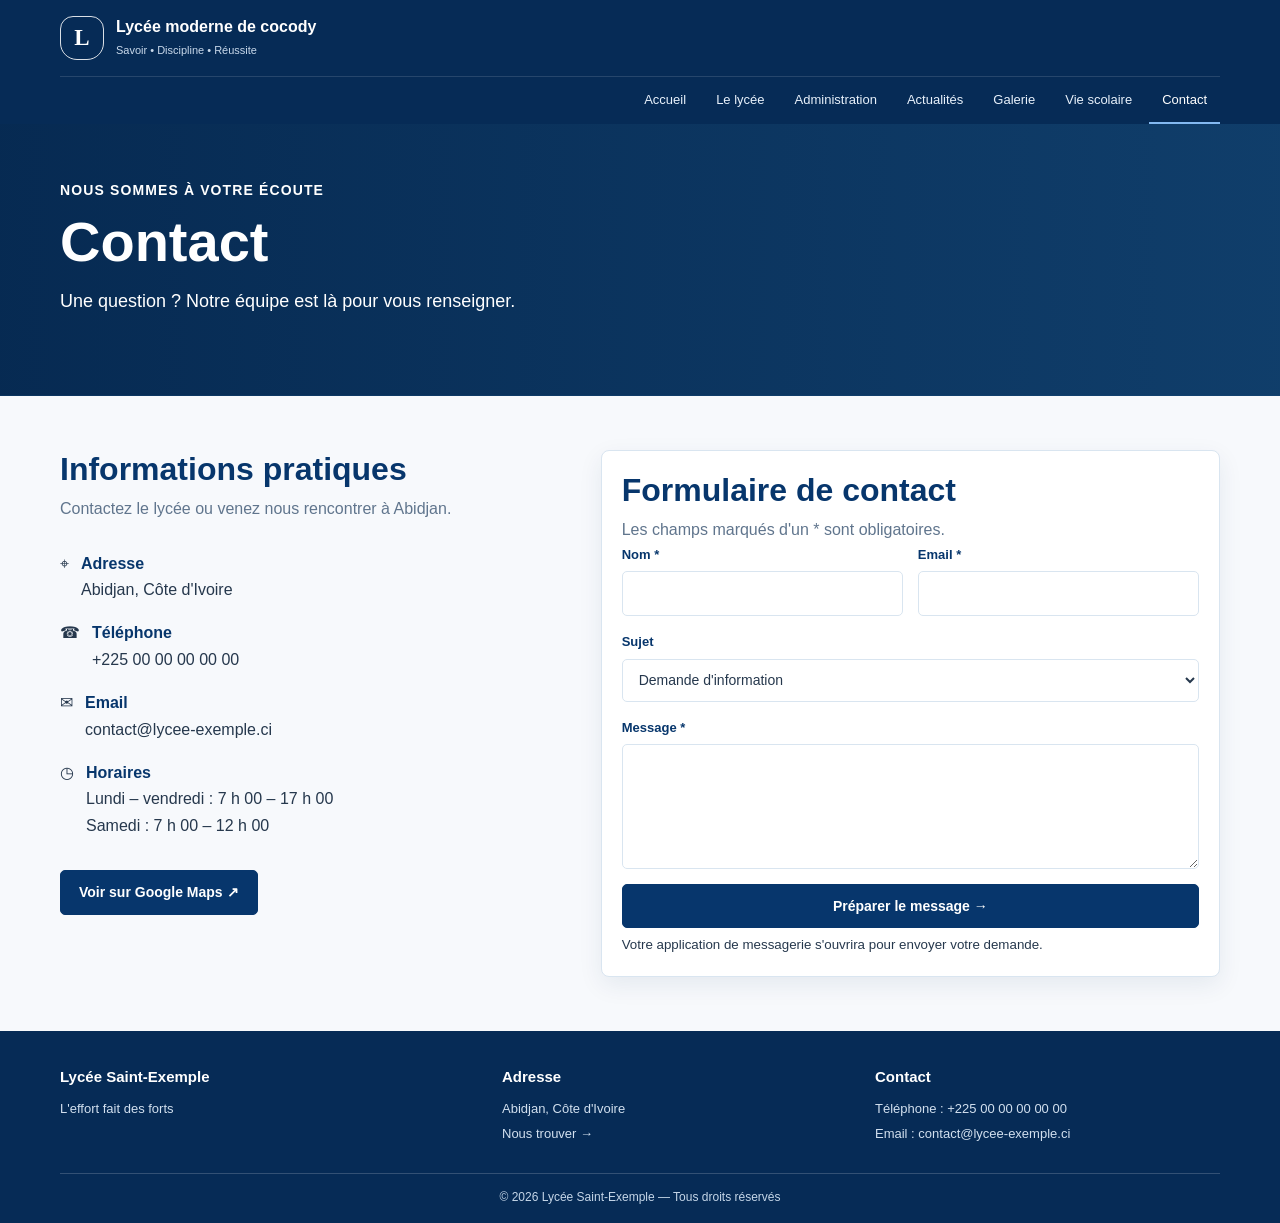
<file: LMC/contact.html>
<!DOCTYPE html>
<html lang="fr">
<head><meta charset="UTF-8"><meta name="viewport" content="width=device-width, initial-scale=1"><meta name="description" content="Coordonnées et formulaire de contact du Lycée moderne de cocody"><title>Contact | Lycée moderne de cocody</title><link rel="stylesheet" href="styles.css"></head>
<body>
<header class="site-header"><div class="header-inner"><a class="brand" href="index.html" aria-label="Lycée moderne de cocody, accueil"><span class="brand-mark" aria-hidden="true">L</span><span><span class="brand-name">Lycée moderne de cocody</span><span class="brand-tagline">Savoir • Discipline • Réussite</span></span></a></div><nav class="nav-inner" aria-label="Navigation principale"><a href="index.html">Accueil</a><a href="lycee.html">Le lycée</a><a href="administration.html">Administration</a><a href="actualites.html">Actualités</a><a href="galerie.html">Galerie</a><a href="vie-scolaire.html">Vie scolaire</a><a href="contact.html" aria-current="page">Contact</a></nav></header>
<main>
<section class="hero hero--short hero--contact"><div class="hero-content"><p class="eyebrow">Nous sommes à votre écoute</p><h1>Contact</h1><p>Une question ? Notre équipe est là pour vous renseigner.</p></div></section>
<section class="section"><div class="container contact-layout"><div><h2 class="section-heading">Informations pratiques</h2><p class="section-intro">Contactez le lycée ou venez nous rencontrer à Abidjan.</p><ul class="info-list"><li><span aria-hidden="true">⌖</span><div><strong>Adresse</strong>Abidjan, Côte d'Ivoire</div></li><li><span aria-hidden="true">☎</span><div><strong>Téléphone</strong><a href="tel:+2250000000000">+225 00 00 00 00 00</a></div></li><li><span aria-hidden="true">✉</span><div><strong>Email</strong><a href="mailto:contact@lycee-exemple.ci">contact@lycee-exemple.ci</a></div></li><li><span aria-hidden="true">◷</span><div><strong>Horaires</strong>Lundi – vendredi : 7 h 00 – 17 h 00<br>Samedi : 7 h 00 – 12 h 00</div></li></ul><a class="button map-link" href="https://www.google.com/maps/place/Lyc%C3%A9e+Moderne+de+Cocody/@5.3352511,-3.9989017,17z/data=!3m1!4b1!4m6!3m5!1s0xfc1eb83a9d4cb7b:0x913f620b04b5604a!8m2!3d5.3352458!4d-3.9963268!16s%2Fg%2F1tkb6ggw?entry=ttu&g_ep=EgoyMDI2MTAyMC4wIKXMDSoASAFQAw%3D%3D" target="_blank" rel="noopener noreferrer">Voir sur Google Maps ↗</a></div>
<div class="card card-body"><h2 class="section-heading">Formulaire de contact</h2><p class="section-intro">Les champs marqués d'un * sont obligatoires.</p><form action="mailto:contact@lycee-exemple.ci" method="post" enctype="text/plain"><div class="form-grid"><div class="field"><label for="name">Nom *</label><input id="name" name="Nom" autocomplete="name" required></div><div class="field"><label for="email">Email *</label><input id="email" name="Email" type="email" autocomplete="email" required></div><div class="field field-wide"><label for="subject">Sujet</label><select id="subject" name="Sujet"><option>Demande d'information</option><option>Inscription</option><option>Vie scolaire</option><option>Autre demande</option></select></div><div class="field field-wide"><label for="message">Message *</label><textarea id="message" name="Message" required></textarea></div><div class="field field-wide"><button class="button" type="submit">Préparer le message →</button><small>Votre application de messagerie s'ouvrira pour envoyer votre demande.</small></div></div></form></div></div></section>
</main><footer class="site-footer"><div class="footer-inner"><div><h2>Lycée Saint-Exemple</h2><p>L'effort fait des forts</p></div><div><h2>Adresse</h2><p>Abidjan, Côte d'Ivoire</p><p><a href="contact.html">Nous trouver →</a></p></div><div><h2>Contact</h2><p>Téléphone : +225 00 00 00 00 00</p><p>Email : contact@lycee-exemple.ci</p></div></div><div class="footer-bottom">© 2026 Lycée Saint-Exemple — Tous droits réservés</div></footer>
</body></html>
</file>
<file: LMC/styles.css>
:root {
    --navy: #07366c;
    --navy-dark: #062b56;
    --blue: #14589a;
    --pale: #eef5fb;
    --line: #d9e5f0;
    --text: #26384d;
    --muted: #60758d;
    --white: #fff;
    --shadow: 0 8px 24px rgba(8, 48, 91, .08);
}

* { box-sizing: border-box; }
html { scroll-behavior: smooth; }
body {
    margin: 0;
    color: var(--text);
    background: #f7f9fc;
    font: 16px/1.65 Arial, Helvetica, sans-serif;
}
a { color: inherit; text-decoration: none; }
img { display: block; max-width: 100%; }
.site-header { background: var(--navy-dark); color: var(--white); }
.header-inner, .nav-inner, .container, .footer-inner {
    width: min(1160px, calc(100% - 40px));
    margin: 0 auto;
}
.header-inner {
    min-height: 76px;
    display: flex;
    align-items: center;
    justify-content: space-between;
    gap: 24px;
}
.brand { display: flex; align-items: center; gap: 12px; flex-shrink: 0; }
.brand-mark {
    width: 44px; height: 44px; display: grid; place-items: center;
    border: 1.5px solid rgba(255,255,255,.85); border-radius: 13px 13px 17px 17px;
    font-family: Georgia, serif; font-size: 23px; font-weight: 700;
}
.brand-name { display: block; font-weight: 700; line-height: 1.2; }
.brand-tagline { display: block; margin-top: 4px; color: #c9d9eb; font-size: 11px; }
.nav-inner {
    min-height: 43px;
    display: flex; align-items: center; justify-content: flex-end; gap: 4px;
    border-top: 1px solid rgba(255,255,255,.13);
}
.nav-inner a {
    padding: 12px 13px; color: #e8f1fb; font-size: 13px;
    border-bottom: 2px solid transparent;
}
.nav-inner a:hover, .nav-inner a[aria-current="page"] {
    color: white; border-bottom-color: #83b9f1;
}
.hero {
    min-height: 340px; display: flex; align-items: center; color: white;
    background-color: #174d7d;
    background-image: linear-gradient(90deg, rgba(4,37,76,.88), rgba(4,37,76,.57) 48%, rgba(4,37,76,.12)),
      url("https://images.unsplash.com/photo-1562774053-701939374585?auto=format&fit=crop&w=1800&q=85");
    background-position: center 48%; background-size: cover;
}
.hero-content { width: min(1160px, calc(100% - 40px)); margin: 0 auto; padding: 55px 0; }
.eyebrow { margin: 0 0 8px; font-size: 14px; font-weight: 700; letter-spacing: .08em; text-transform: uppercase; }
.hero h1 { max-width: 700px; margin: 0; font-size: clamp(34px, 5vw, 56px); line-height: 1.1; }
.hero p:not(.eyebrow) { max-width: 590px; margin: 15px 0 24px; font-size: 18px; }
.hero--short { min-height: 230px; }
.hero--news { background-image: linear-gradient(90deg, rgba(4,37,76,.88), rgba(4,37,76,.48)), url("https://images.unsplash.com/photo-1523050854058-8df90110c9f1?auto=format&fit=crop&w=1800&q=85"); }
.hero--gallery { background-image: linear-gradient(90deg, rgba(4,37,76,.88), rgba(4,37,76,.45)), url("https://images.unsplash.com/photo-1509062522246-3755977927d7?auto=format&fit=crop&w=1800&q=85"); }
.hero--contact { background-image: linear-gradient(90deg, rgba(4,37,76,.87), rgba(4,37,76,.38)), url("https://images.unsplash.com/photo-1562774053-701939374585?auto=format&fit=crop&w=1800&q=85"); }
.button {
    display: inline-flex; align-items: center; justify-content: center; gap: 8px;
    min-height: 44px; padding: 10px 18px; color: white; background: var(--navy);
    border: 1px solid var(--navy); border-radius: 5px; font-weight: 700; font-size: 14px;
    transition: background .2s, transform .2s;
}
.button:hover { background: var(--blue); transform: translateY(-1px); }
.button--light { color: var(--navy); background: white; border-color: white; }
.button--light:hover { color: var(--navy-dark); background: #e9f3fd; }
.section { padding: 54px 0; }
.section--white { background: white; }
.section--pale { background: var(--pale); }
.section-heading { margin: 0 0 8px; color: var(--navy); font-size: clamp(25px, 3vw, 32px); line-height: 1.2; }
.section-intro { max-width: 720px; margin: 0 0 28px; color: var(--muted); }
.center { text-align: center; }
.center .section-intro { margin-right: auto; margin-left: auto; }
.grid { display: grid; gap: 20px; }
.grid-2 { grid-template-columns: repeat(2, minmax(0, 1fr)); }
.grid-3 { grid-template-columns: repeat(3, minmax(0, 1fr)); }
.grid-4 { grid-template-columns: repeat(4, minmax(0, 1fr)); }
.card { overflow: hidden; background: white; border: 1px solid var(--line); border-radius: 8px; box-shadow: var(--shadow); }
.card-body { padding: 20px; }
.card h3 { margin: 0 0 8px; color: var(--navy); font-size: 18px; }
.card p { margin: 0; color: var(--muted); }
.icon-card { padding: 22px; text-align: center; }
.icon { width: 44px; height: 44px; margin: 0 auto 12px; display: grid; place-items: center; color: white; background: var(--navy); border-radius: 50%; font-size: 20px; }
.stats { display: grid; grid-template-columns: repeat(3, 1fr); gap: 14px; margin: 26px 0; }
.stat { padding: 18px; text-align: center; background: var(--pale); border: 1px solid var(--line); border-radius: 7px; }
.stat strong { display: block; color: var(--navy); font-size: 25px; }
.stat span { color: var(--muted); font-size: 13px; }
.split { display: grid; grid-template-columns: 1fr 1fr; align-items: center; gap: 38px; }
.split img { width: 100%; min-height: 260px; max-height: 390px; object-fit: cover; border-radius: 8px; }
.check-list { padding: 0; list-style: none; }
.check-list li { position: relative; margin: 10px 0; padding-left: 27px; }
.check-list li::before { position: absolute; left: 0; color: var(--blue); content: "✓"; font-weight: 700; }
.news-card img { width: 100%; height: 190px; object-fit: cover; }
.news-meta { margin: 0 0 8px !important; color: var(--blue) !important; font-size: 12px; font-weight: 700; }
.text-link { display: inline-block; margin-top: 14px; color: var(--navy); font-size: 14px; font-weight: 700; }
.text-link:hover { text-decoration: underline; }
.staff-card { display: flex; align-items: center; gap: 16px; padding: 14px; background: white; border: 1px solid var(--line); border-radius: 7px; box-shadow: var(--shadow); }
.staff-card img { width: 78px; height: 82px; object-fit: cover; border-radius: 5px; }
.staff-card h3 { margin: 0 0 3px; color: var(--navy); font-size: 15px; }
.staff-card p { margin: 0; color: var(--muted); font-size: 13px; }
.staff-group { margin: 28px 0 12px; color: var(--navy); font-size: 20px; }
.news-list { display: grid; gap: 18px; }
.news-row { display: grid; grid-template-columns: 220px 1fr; gap: 22px; padding: 16px; background: white; border: 1px solid var(--line); border-radius: 8px; box-shadow: var(--shadow); }
.news-row img { width: 220px; height: 150px; object-fit: cover; border-radius: 5px; }
.news-row h2 { margin: 0 0 7px; color: var(--navy); font-size: 20px; }
.news-row p { margin: 0; color: var(--muted); }
.pagination { display: flex; justify-content: center; gap: 8px; margin-top: 28px; }
.page-number { width: 38px; height: 38px; display: grid; place-items: center; border: 1px solid var(--line); border-radius: 50%; color: var(--navy); background: white; }
.page-number.current, .page-number:hover { color: white; background: var(--navy); }
.gallery-grid { display: grid; grid-template-columns: repeat(3, minmax(0, 1fr)); gap: 16px; }
.gallery-item { position: relative; overflow: hidden; min-height: 230px; border-radius: 8px; background: #dbe7f2; }
.gallery-item img { width: 100%; height: 100%; min-height: 230px; object-fit: cover; transition: transform .3s; }
.gallery-item:hover img { transform: scale(1.04); }
.gallery-item span { position: absolute; right: 0; bottom: 0; left: 0; padding: 32px 15px 14px; color: white; font-weight: 700; background: linear-gradient(transparent, rgba(4,37,76,.85)); }
.tag-list { display: flex; flex-wrap: wrap; gap: 9px; margin: 15px 0; }
.tag { padding: 6px 13px; color: var(--navy); background: var(--pale); border: 1px solid var(--line); border-radius: 20px; font-size: 13px; }
.info-list { display: grid; gap: 17px; padding: 0; list-style: none; }
.info-list li { display: flex; gap: 12px; align-items: flex-start; }
.info-list strong { display: block; color: var(--navy); }
.contact-layout { display: grid; grid-template-columns: .9fr 1.1fr; gap: 34px; }
.form-grid { display: grid; grid-template-columns: 1fr 1fr; gap: 15px; }
.field { display: grid; gap: 6px; }
.field-wide { grid-column: 1 / -1; }
.field label { color: var(--navy); font-size: 13px; font-weight: 700; }
.field input, .field select, .field textarea {
    width: 100%; min-height: 43px; padding: 10px 12px; color: var(--text);
    background: white; border: 1px solid var(--line); border-radius: 5px; font: inherit; font-size: 14px;
}
.field textarea { min-height: 125px; resize: vertical; }
.field input:focus, .field select:focus, .field textarea:focus { outline: 2px solid #8bb9e6; border-color: var(--blue); }
.map-link { display: inline-block; margin-top: 15px; }
.site-footer { padding: 34px 0 16px; color: white; background: var(--navy-dark); }
.footer-inner { display: grid; grid-template-columns: 1.2fr 1fr 1fr; gap: 28px; }
.site-footer h2 { margin: 0 0 8px; font-size: 15px; }
.site-footer p { margin: 4px 0; color: #d2e0ef; font-size: 13px; }
.footer-bottom { width: min(1160px, calc(100% - 40px)); margin: 24px auto 0; padding-top: 14px; text-align: center; color: #c5d6e8; border-top: 1px solid rgba(255,255,255,.18); font-size: 12px; }
.notice { padding: 15px 18px; color: var(--navy); background: var(--pale); border-left: 4px solid var(--blue); border-radius: 4px; }

@media (max-width: 850px) {
    .header-inner { min-height: 70px; }
    .nav-inner { justify-content: center; flex-wrap: wrap; padding: 5px 0; }
    .nav-inner a { padding: 9px 10px; }
    .grid-4 { grid-template-columns: repeat(2, minmax(0, 1fr)); }
    .grid-3, .gallery-grid { grid-template-columns: repeat(2, minmax(0, 1fr)); }
}
@media (max-width: 620px) {
    .header-inner, .nav-inner, .container, .footer-inner, .hero-content, .footer-bottom { width: min(100% - 28px, 1160px); }
    .header-inner { justify-content: center; }
    .nav-inner { gap: 0; }
    .nav-inner a { padding: 8px; font-size: 12px; }
    .hero { min-height: 300px; background-position: 58% center; }
    .hero--short { min-height: 210px; }
    .hero-content { padding: 38px 0; }
    .hero p:not(.eyebrow) { font-size: 16px; }
    .section { padding: 38px 0; }
    .grid-2, .grid-3, .grid-4, .split, .contact-layout, .footer-inner { grid-template-columns: 1fr; }
    .stats { gap: 8px; }
    .stat { padding: 14px 7px; }
    .stat strong { font-size: 20px; }
    .news-row { grid-template-columns: 1fr; gap: 14px; }
    .news-row img { width: 100%; height: 190px; }
    .gallery-grid { grid-template-columns: 1fr; }
    .gallery-item, .gallery-item img { min-height: 220px; }
    .form-grid { grid-template-columns: 1fr; }
    .field-wide { grid-column: auto; }
    .footer-inner { gap: 18px; }
}
</file>
